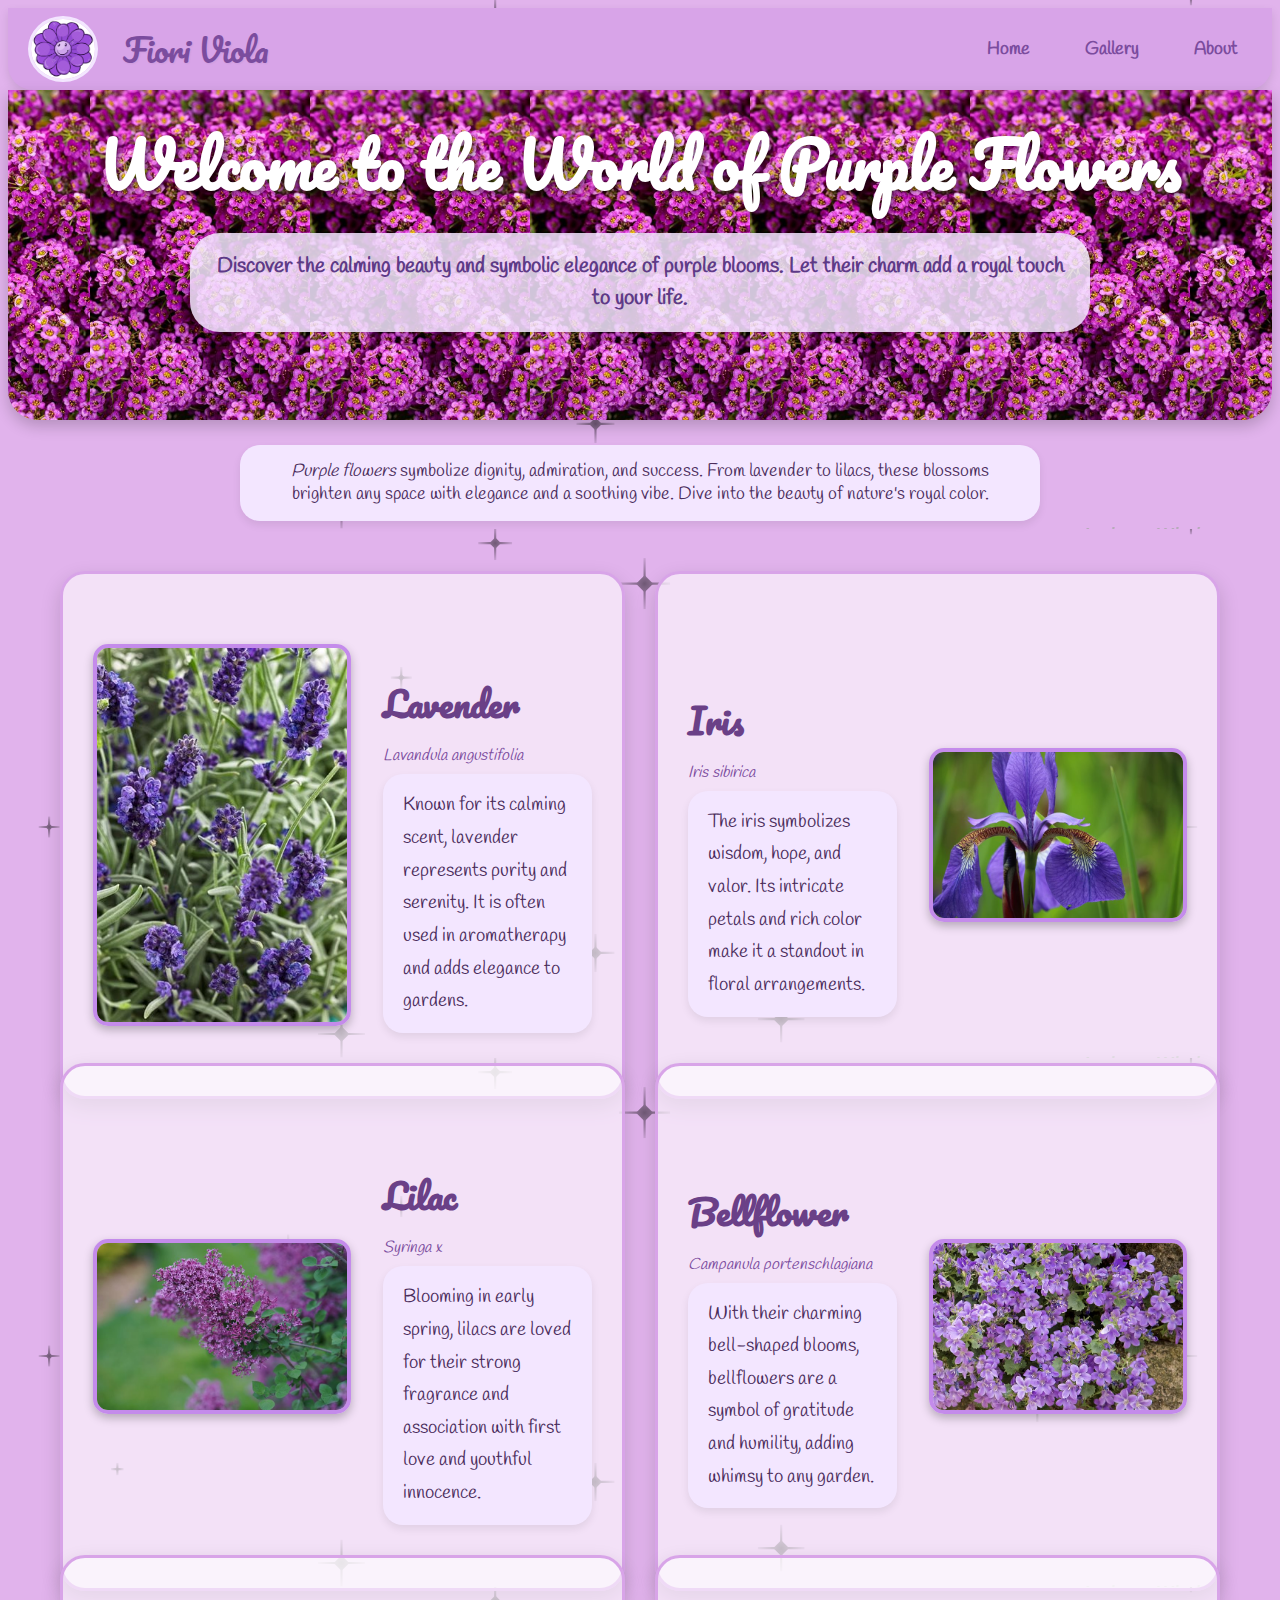
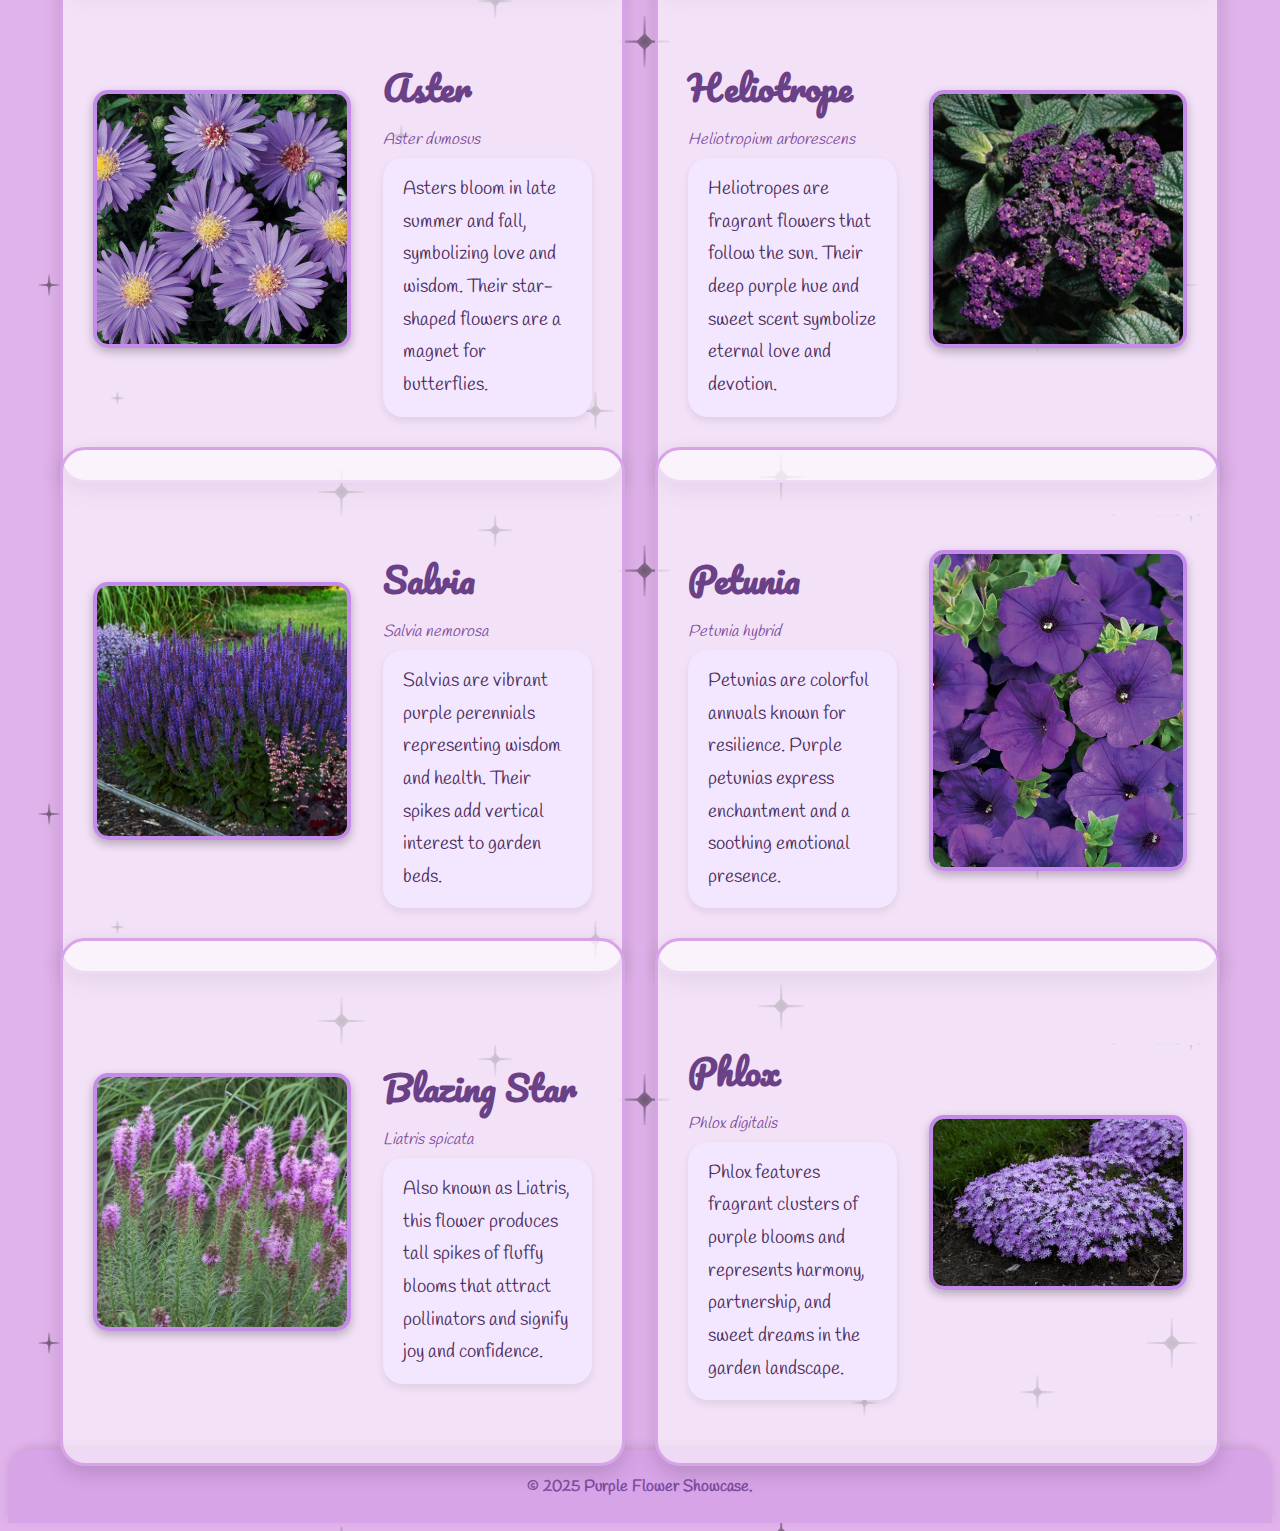
<file: index.html>
<!DOCTYPE html>
<html lang="en">
<head>
    <meta charset="UTF-8">
    <meta name="viewport" content="width=device-width, initial-scale=1.0">
    <link rel="stylesheet" href="style.css">
    <link href="https://fonts.googleapis.com/css2?family=Pacifico&family=Handlee&display=swap" rel="stylesheet">
    <link rel="icon" href="favicon.jpg" type="image/jpeg">
    <title>fiori viola</title>
</head>
<body>
      <nav>
        <div class="nav-container">
          <div style="display: flex; align-items: center;">
            <img src="cartoon.jpg" class="logo">
            <span class="logo-name">Fiori Viola</span>
          </div>
          <div class="nav-links">
            <a href="#home">Home</a>
            <a href="#gallery">Gallery</a>
            <a href="#about">About</a>
          </div>
        </div>
     </nav>

    <section class="banner">
      <div class="banner-text">
        <h1>Welcome to the World of Purple Flowers</h1>
        <p>Discover the calming beauty and symbolic elegance of purple blooms. Let their charm add a royal touch to your life.</p>
      </div>
    </section>
      
    <section class="content" id="about">
        <p><i>Purple flowers</i> symbolize dignity, admiration, and success. From lavender to lilacs, these blossoms brighten any space with elegance and a soothing vibe. Dive into the beauty of nature's royal color.</p>
    </section>

    <section class="content" id="gallery">

        <div class="flower-item">
            <img src="lavender.jpg" alt="Lavender">
            <div class="flower-text">
                <h3>Lavender</h3>
                <span class="scientific-name">Lavandula angustifolia</span>
                <p>Known for its calming scent, lavender represents purity and serenity. It is often used in aromatherapy and adds elegance to gardens.</p>
            </div>
        </div>

        <div class="flower-item">
            <img src="iris.jpg" alt="Iris">
            <div class="flower-text">
                <h3>Iris</h3>
                <span class="scientific-name">Iris sibirica</span>
                <p>The iris symbolizes wisdom, hope, and valor. Its intricate petals and rich color make it a standout in floral arrangements.</p>
            </div>
        </div>

        <div class="flower-item">
            <img src="lilac.jpg" alt="Lilac">
            <div class="flower-text">
                <h3>Lilac</h3>
                <span class="scientific-name">Syringa x</span>
                <p>Blooming in early spring, lilacs are loved for their strong fragrance and association with first love and youthful innocence.</p>
            </div>
        </div>

        <div class="flower-item">
            <img src="birch-hybrid.jpg" alt="Bellflower">
            <div class="flower-text">
                <h3>Bellflower</h3>
                <span class="scientific-name">Campanula portenschlagiana</span>
                <p>With their charming bell-shaped blooms, bellflowers are a symbol of gratitude and humility, adding whimsy to any garden.</p>
            </div>
        </div>

        <div class="flower-item">
            <img src="aster.jpg" alt="Aster">
            <div class="flower-text">
                <h3>Aster</h3>
                <span class="scientific-name">Aster dumosus</span>
                <p>Asters bloom in late summer and fall, symbolizing love and wisdom. Their star-shaped flowers are a magnet for butterflies.</p>
            </div>
        </div>

        <div class="flower-item">
            <img src="maine.jpg" alt="Heliotrope">
            <div class="flower-text">
                <h3>Heliotrope</h3>
                <span class="scientific-name">Heliotropium arborescens</span>
                <p>Heliotropes are fragrant flowers that follow the sun. Their deep purple hue and sweet scent symbolize eternal love and devotion.</p>
            </div>
        </div>

        <div class="flower-item">
            <img src="violet-riot.jpg" alt="Salvia">
            <div class="flower-text">
                <h3>Salvia</h3>
                <span class="scientific-name">Salvia nemorosa</span>
                <p>Salvias are vibrant purple perennials representing wisdom and health. Their spikes add vertical interest to garden beds.</p>
            </div>
        </div>

        <div class="flower-item">
            <img src="royal-velvet.jpg" alt="Petunia">
            <div class="flower-text">
                <h3>Petunia</h3>
                <span class="scientific-name">Petunia hybrid</span>
                <p>Petunias are colorful annuals known for resilience. Purple petunias express enchantment and a soothing emotional presence.</p>
            </div>
        </div>

        <div class="flower-item">
            <img src="floristan-violet.jpg" alt="Blazing Star">
            <div class="flower-text">
                <h3>Blazing Star</h3>
                <span class="scientific-name">Liatris spicata</span>
                <p>Also known as Liatris, this flower produces tall spikes of fluffy blooms that attract pollinators and signify joy and confidence.</p>
            </div>
        </div>

        <div class="flower-item">
            <img src="bedazzled-lavender.jpg" alt="Phlox">
            <div class="flower-text">
                <h3>Phlox</h3>
                <span class="scientific-name">Phlox digitalis</span>
                <p>Phlox features fragrant clusters of purple blooms and represents harmony, partnership, and sweet dreams in the garden landscape.</p>
            </div>
        </div>
    </section>
    
    <footer>
      <p>&copy; 2025 Purple Flower Showcase.</p>
    </footer>
</body>
</html>
</file>
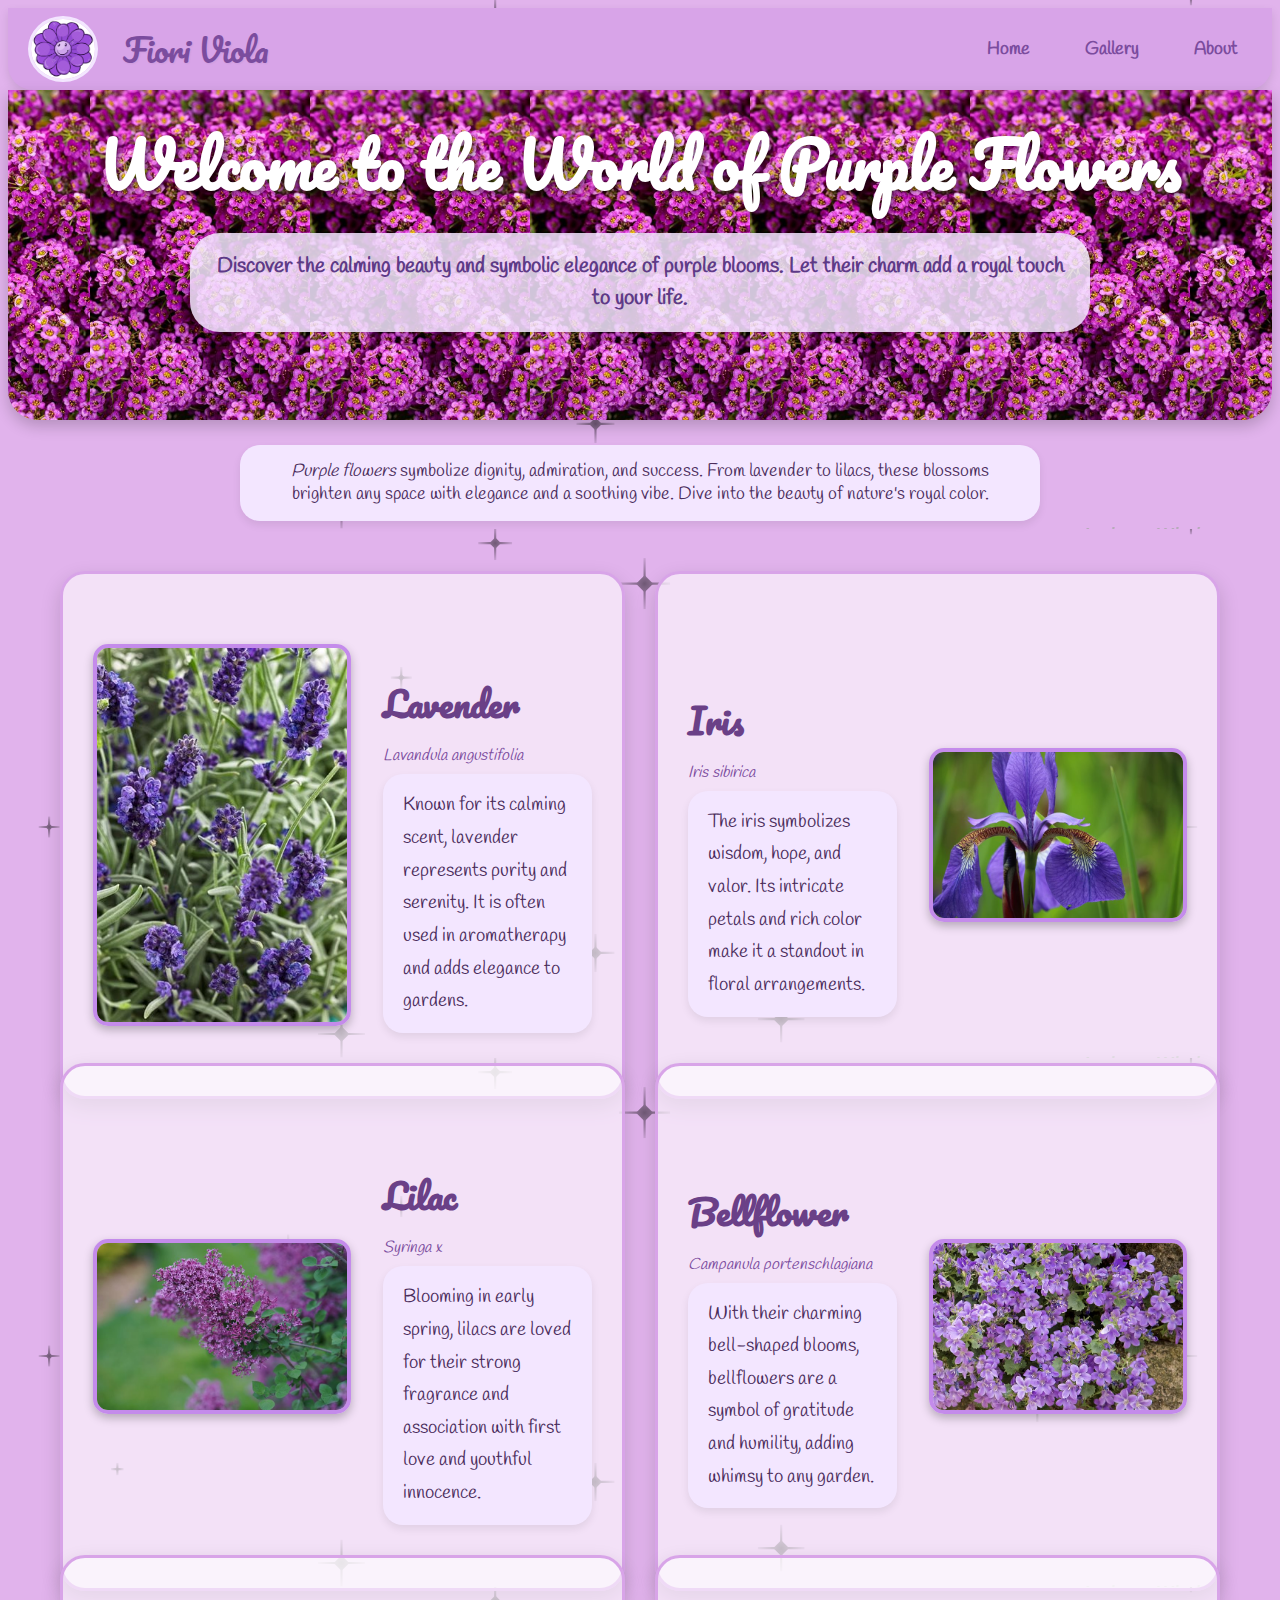
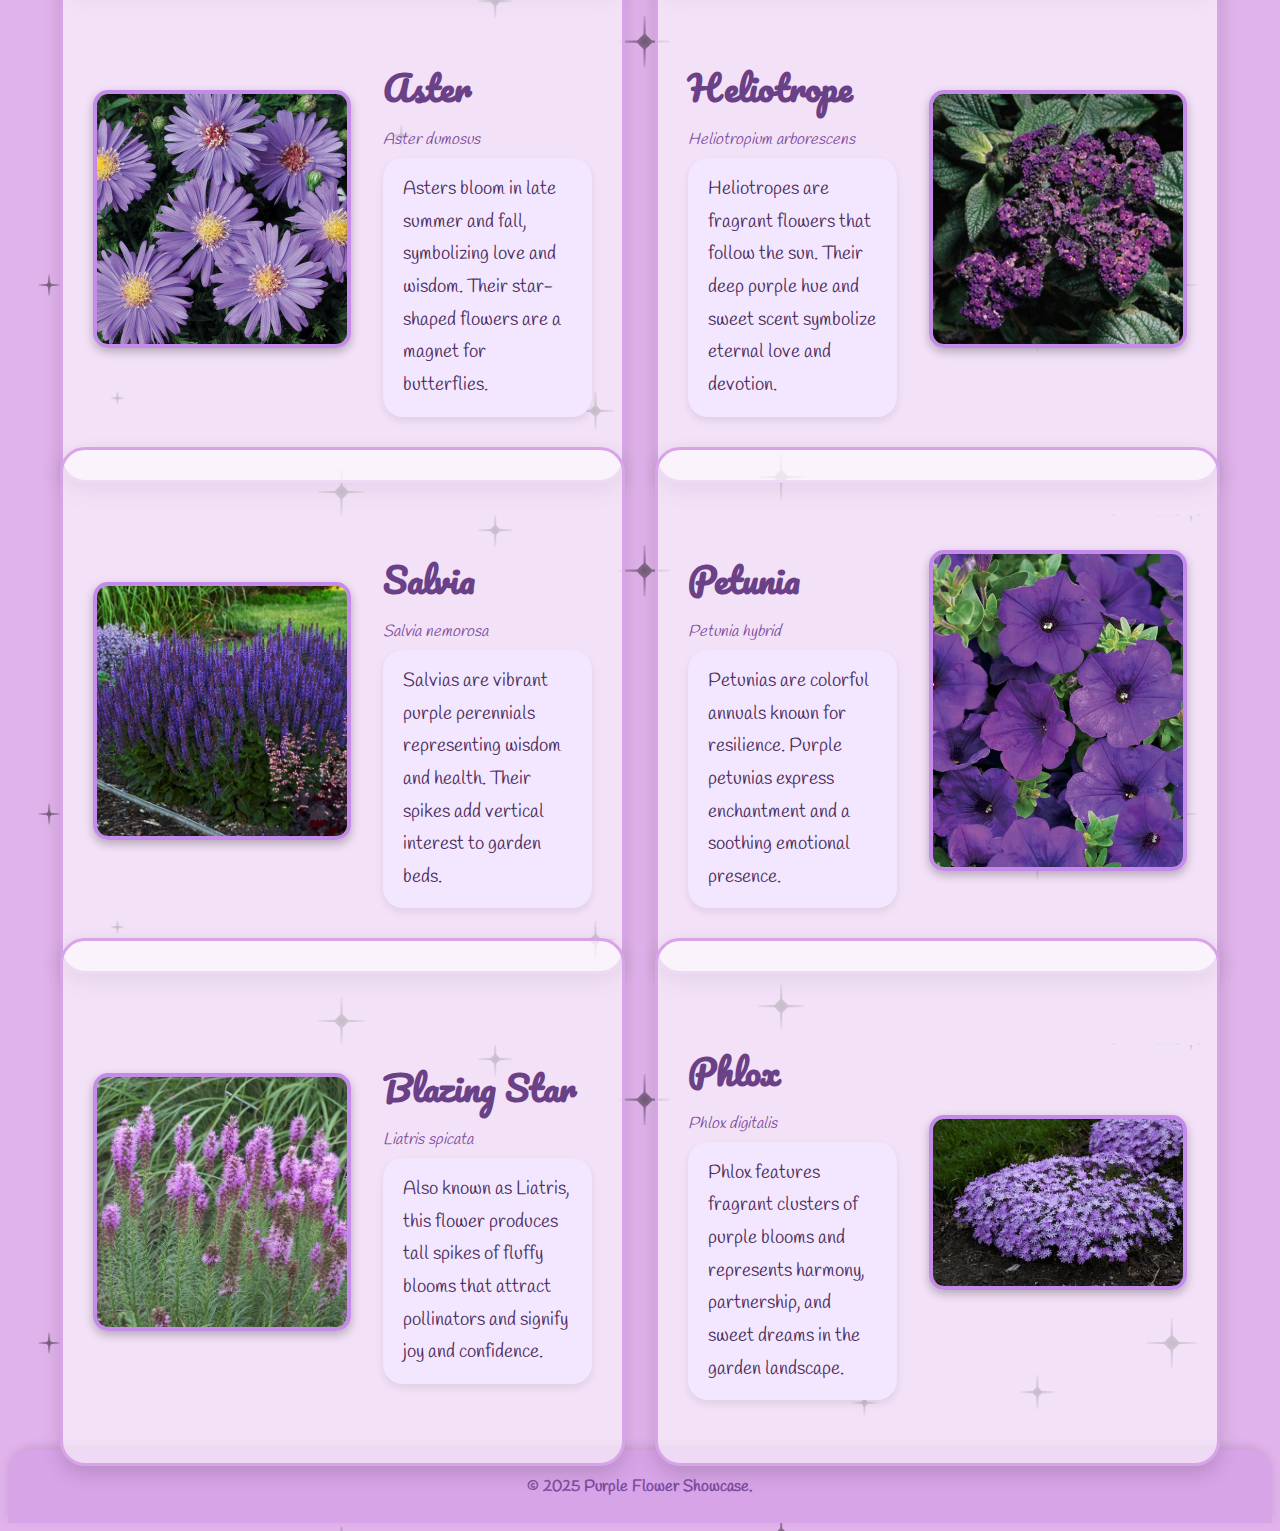
<file: page.html>
<!DOCTYPE html>
<html lang="en">
<head>
    <meta charset="UTF-8">
    <meta name="viewport" content="width=device-width, initial-scale=1.0">
    <link rel="stylesheet" href="style.css">
    <link href="https://fonts.googleapis.com/css2?family=Pacifico&family=Handlee&display=swap" rel="stylesheet">
    <link rel="icon" href="favicon.jpg" type="image/jpeg">
    <title>fiori viola</title>
</head>
<body>
      <nav>
        <div class="nav-container">
          <div style="display: flex; align-items: center;">
            <img src="cartoon.jpg" class="logo">
            <span class="logo-name">Fiori Viola</span>
          </div>
          <div class="nav-links">
            <a href="#home">Home</a>
            <a href="#gallery">Gallery</a>
            <a href="#about">About</a>
          </div>
        </div>
     </nav>

    <section class="banner">
      <div class="banner-text">
        <h1>Welcome to the World of Purple Flowers</h1>
        <p>Discover the calming beauty and symbolic elegance of purple blooms. Let their charm add a royal touch to your life.</p>
      </div>
    </section>
      
    <section class="content" id="about">
        <p><i>Purple flowers</i> symbolize dignity, admiration, and success. From lavender to lilacs, these blossoms brighten any space with elegance and a soothing vibe. Dive into the beauty of nature's royal color.</p>
    </section>

    <section class="content" id="gallery">

        <div class="flower-item">
            <img src="lavender.jpg" alt="Lavender">
            <div class="flower-text">
                <h3>Lavender</h3>
                <span class="scientific-name">Lavandula angustifolia</span>
                <p>Known for its calming scent, lavender represents purity and serenity. It is often used in aromatherapy and adds elegance to gardens.</p>
            </div>
        </div>

        <div class="flower-item">
            <img src="iris.jpg" alt="Iris">
            <div class="flower-text">
                <h3>Iris</h3>
                <span class="scientific-name">Iris sibirica</span>
                <p>The iris symbolizes wisdom, hope, and valor. Its intricate petals and rich color make it a standout in floral arrangements.</p>
            </div>
        </div>

        <div class="flower-item">
            <img src="lilac.jpg" alt="Lilac">
            <div class="flower-text">
                <h3>Lilac</h3>
                <span class="scientific-name">Syringa x</span>
                <p>Blooming in early spring, lilacs are loved for their strong fragrance and association with first love and youthful innocence.</p>
            </div>
        </div>

        <div class="flower-item">
            <img src="birch-hybrid.jpg" alt="Bellflower">
            <div class="flower-text">
                <h3>Bellflower</h3>
                <span class="scientific-name">Campanula portenschlagiana</span>
                <p>With their charming bell-shaped blooms, bellflowers are a symbol of gratitude and humility, adding whimsy to any garden.</p>
            </div>
        </div>

        <div class="flower-item">
            <img src="aster.jpg" alt="Aster">
            <div class="flower-text">
                <h3>Aster</h3>
                <span class="scientific-name">Aster dumosus</span>
                <p>Asters bloom in late summer and fall, symbolizing love and wisdom. Their star-shaped flowers are a magnet for butterflies.</p>
            </div>
        </div>

        <div class="flower-item">
            <img src="maine.jpg" alt="Heliotrope">
            <div class="flower-text">
                <h3>Heliotrope</h3>
                <span class="scientific-name">Heliotropium arborescens</span>
                <p>Heliotropes are fragrant flowers that follow the sun. Their deep purple hue and sweet scent symbolize eternal love and devotion.</p>
            </div>
        </div>

        <div class="flower-item">
            <img src="violet-riot.jpg" alt="Salvia">
            <div class="flower-text">
                <h3>Salvia</h3>
                <span class="scientific-name">Salvia nemorosa</span>
                <p>Salvias are vibrant purple perennials representing wisdom and health. Their spikes add vertical interest to garden beds.</p>
            </div>
        </div>

        <div class="flower-item">
            <img src="royal-velvet.jpg" alt="Petunia">
            <div class="flower-text">
                <h3>Petunia</h3>
                <span class="scientific-name">Petunia hybrid</span>
                <p>Petunias are colorful annuals known for resilience. Purple petunias express enchantment and a soothing emotional presence.</p>
            </div>
        </div>

        <div class="flower-item">
            <img src="floristan-violet.jpg" alt="Blazing Star">
            <div class="flower-text">
                <h3>Blazing Star</h3>
                <span class="scientific-name">Liatris spicata</span>
                <p>Also known as Liatris, this flower produces tall spikes of fluffy blooms that attract pollinators and signify joy and confidence.</p>
            </div>
        </div>

        <div class="flower-item">
            <img src="bedazzled-lavender.jpg" alt="Phlox">
            <div class="flower-text">
                <h3>Phlox</h3>
                <span class="scientific-name">Phlox digitalis</span>
                <p>Phlox features fragrant clusters of purple blooms and represents harmony, partnership, and sweet dreams in the garden landscape.</p>
            </div>
        </div>
    </section>
    
    <footer>
      <p>&copy; 2025 Purple Flower Showcase.</p>
    </footer>
</body>
</html>
</file>
<file: style.css>
body {
  background-image: url(bg1.PNG);
  font-family: 'Handlee', cursive, sans-serif; 
}

nav {
    background-color: #d8a4e8; 
    padding: 8px 20px; 
    display: flex;
    justify-content: space-between;
    align-items: center;
    border-bottom-left-radius: 25px; 
    border-bottom-right-radius: 25px; 
    box-shadow: 0 4px 10px rgba(0, 0, 0, 0.1); 
}

  .nav-container {
    display: flex;
    align-items: center;
    width: 100%;
    justify-content: space-between;
  }

  .logo {
    height: 60px; 
    width: auto;
    margin-right: 15px; 
    border-radius: 50%; 
    border: 3px solid #f3e6ff; 
  }

  .logo-name {
    font-family: 'Pacifico', cursive; 
    font-size: 32px; 
    font-weight: normal; 
    margin-left: 10px;
    color: #7b4c9e; 
    text-shadow: 1px 1px 2px rgba(0, 0, 0, 0.05); 
  }

  .nav-links {
    display: flex;
    gap: 25px; 
  }

  .nav-links a {
    text-decoration: none;
    color: #7b4c9e; 
    font-weight: bold;
    font-size: 1.1em; 
    padding: 8px 15px;
    border-radius: 20px; 
    transition: background-color 0.3s ease, color 0.3s ease;
  }

.nav-links a:hover {
    background-color: #f3e6ff; 
    color: #5e3a87; 
    text-decoration: none; 
    box-shadow: 0 2px 5px rgba(0, 0, 0, 0.1); 
}  

.banner {
    background-image: url('knight.jpg');
    background-size: contain;
    background-position: center;
    min-height: 300px; 
    display: flex;
    flex-direction: column;
    align-items: center;
    justify-content: center;
    color: white;
    text-align: center;
    padding: 0 0 30px 0; 
    overflow: hidden;
    border-bottom-left-radius: 30px; 
    border-bottom-right-radius: 30px; 
    margin-bottom: 25px; 
    box-shadow: 0 6px 15px rgba(0, 0, 0, 0.2); 
}

.banner h1 {
  font-family: 'Pacifico', cursive; 
  font-size: 3.8rem; 
  margin-bottom: 0.8rem;
  margin-top: -1rem;
  text-align: center;
  text-shadow: 3px 3px 6px rgba(0, 0, 0, 0.5); 
  padding: 0 1rem;
  box-sizing: border-box;
}

.banner-text p {
  background-color: rgba(243, 230, 255, 0.85); 
  text-align: center;
  width: 90vw; 
  max-width: 900px; 
  box-sizing: border-box;
  color: #5e3a87; 
  font-size: 1.3rem; 
  line-height: 1.5;
  font-weight: bold;
  padding: 18px 25px; 
  border-radius: 30px; 
  margin-top: 15px; 
  margin-left: auto;
  margin-right: auto;
  opacity: 1; 
  box-shadow: 0 4px 10px rgba(0, 0, 0, 0.1); 
}

.content {
  text-align: center;
  margin-top: 20px;
}

.content p {
    color: #4a2c5b;
    font-size: 1.1rem;
    max-width: 800px;
    margin: 20px auto;
    padding: 15px 20px;
    background-color: #f3e6ff; 
    border-radius: 20px; 
    box-shadow: 0 4px 8px rgba(0, 0, 0, 0.08); 
    box-sizing: border-box;
}

section#gallery {
    display: grid;
    grid-template-columns: repeat(2, 1fr); 
    gap: 30px; 
    max-width: 1200px; 
    margin: 50px auto; 
    padding: 0 20px; 
    box-sizing: border-box; 
}

.flower-item {
    display: flex;
    flex-direction: column; 
    align-items: center; 
    gap: 1.5rem;
    background-color: rgba(255, 255, 255, 0.6);
    border-radius: 25px;
    padding: 30px;
    box-shadow: 0 8px 20px rgba(0, 0, 0, 0.15);
    transition: transform 0.3s ease-in-out, box-shadow 0.3s ease, background-color 0.3s ease;
    border: 3px solid #d8a4e8;
    height: 100%; 
    text-align: center; 
}

.flower-item:hover {
    transform: translateY(-8px);
    box-shadow: 0 12px 25px rgba(0, 0, 0, 0.2);
    background-color: #e0bbee; 
}

.flower-item img {
    width: 100%; 
    max-width: 250px; 
    height: auto;
    object-fit: cover; 
    border-radius: 15px;
    border: 4px solid #c48beb;
    box-shadow: 0 4px 10px rgba(0, 0, 0, 0.25);
}

.flower-text {
    flex: 1;
    text-align: center; 
    color: #4a2c5b;
    transition: color 0.3s ease; 
}

.flower-item:hover .flower-text {
    color: #2d1836; 
}

.flower-text h3 {
    font-family: 'Pacifico', cursive;
    margin-bottom: 0.7rem;
    color: #6a4087;
    font-size: 2.2rem;
}

.flower-text p {
    font-size: 1.2rem;
    line-height: 1.7;
    margin: 0;
}

.scientific-name {
    font-size: 1em;
    font-style: italic;
    color: #7b4c9e; 
    margin-bottom: 0.5rem;
    display: block; 
}

.flower-item:hover .scientific-name {
    color: #4a2c5b; 
}

@media (max-width: 767px) {
    section#gallery {
        grid-template-columns: 1fr; 
        padding: 0 15px; 
    }

    .flower-item {
        max-width: 350px;
        margin: 1.5rem auto; 
    }
}

@media (min-width: 768px) {
    .flower-item {
        flex-direction: row; 
        text-align: left; 
        gap: 2rem; 
        justify-content: center;
    }

    .flower-item:nth-child(even) {
        flex-direction: row-reverse;
    }

    .flower-item img {
        width: auto; 
        max-width: 250px; 
    }

    .flower-text {
        text-align: left; 
    }
}

footer {
  background-color: #d8a4e8; 
  color: #7b4c9e; 
  font-weight: bold;
  text-align: center;
  padding: 10px 20px; 
  margin-top: 25px; 
  border-top-left-radius: 25px; 
  border-top-right-radius: 25px; 
  box-shadow: 0 -4px 10px rgba(0, 0, 0, 0.1); 
}
</file>
